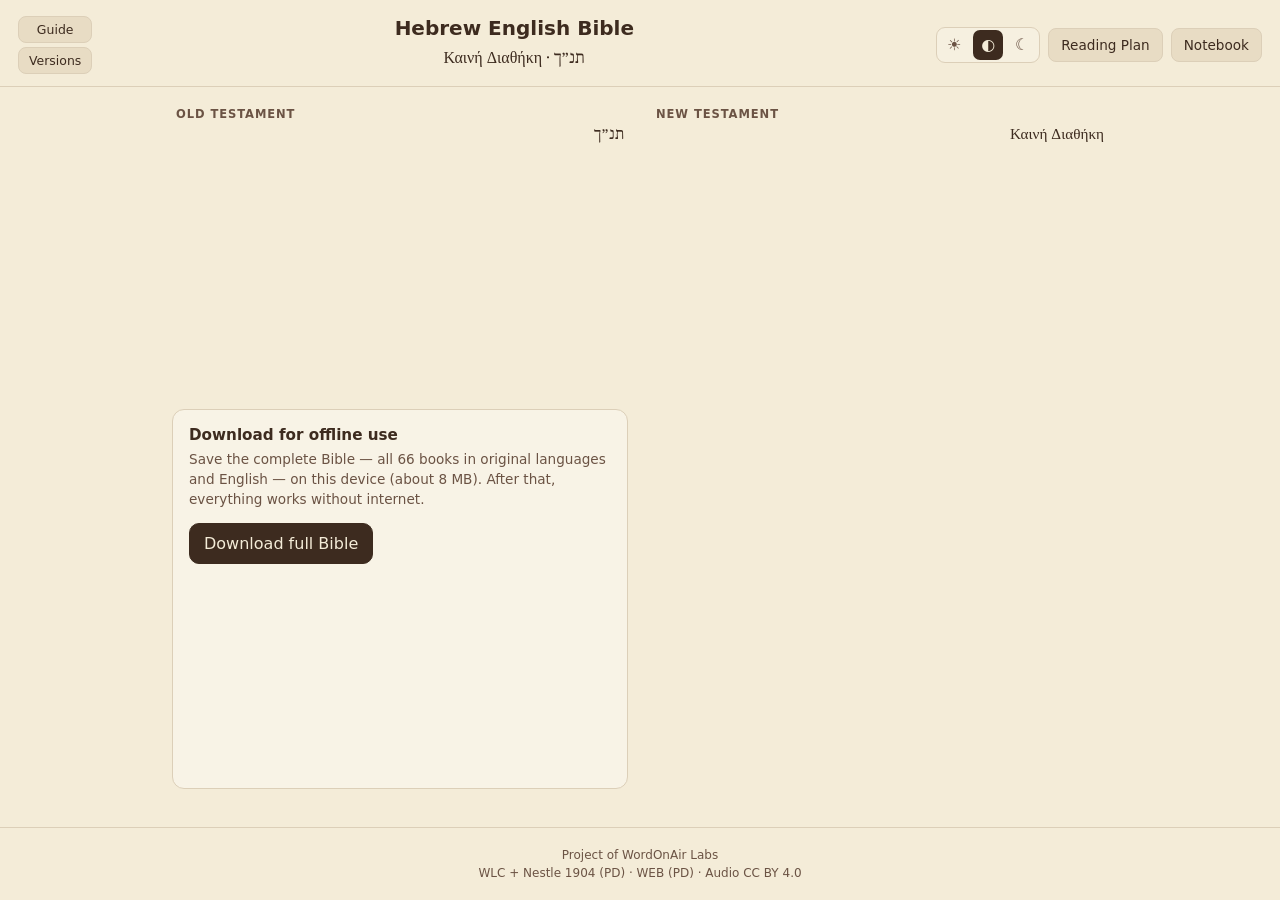
<file: index.html>
<!DOCTYPE html>
<html lang="en">
<head>
  <meta charset="UTF-8">
  <meta name="viewport" content="width=device-width, initial-scale=1.0, viewport-fit=cover">
  <meta name="theme-color" content="#f4ecd8">
  <meta name="description" content="Hebrew/Greek original Bible with Roman transliteration and World English Bible — word learning and verse audio">
  <title>Hebrew English Bible</title>
  <link rel="manifest" href="manifest.json">
  <link rel="icon" href="icons/icon-192.png" type="image/png">
  <link rel="apple-touch-icon" href="icons/icon-192.png">
  <link rel="preconnect" href="https://fonts.googleapis.com">
  <link rel="preconnect" href="https://fonts.gstatic.com" crossorigin>
  <link href="https://fonts.googleapis.com/css2?family=Merriweather:ital,wght@0,400;0,700;1,400&family=Noto+Serif+Hebrew:wght@400;700&family=Noto+Serif:ital,wght@0,400;0,700;1,400&display=swap" rel="stylesheet">
  <link rel="stylesheet" href="css/tokens.css">
  <link rel="stylesheet" href="css/app.css">
  <link rel="stylesheet" href="css/reader.css">
  <link rel="stylesheet" href="css/plan.css">
</head>
<body>
  <div id="global-loader" class="global-loader" hidden>Loading…</div>
  <p id="global-error" class="global-error" role="alert" hidden></p>

  <div class="screen" data-screen="library">
    <header class="top-bar top-bar--library">
      <div class="top-bar__leading">
        <button type="button" id="btn-guide" class="icon-btn" aria-label="How to use this app">Guide</button>
        <button type="button" id="btn-about" class="icon-btn" aria-label="About the Bible versions">Versions</button>
      </div>
      <div class="top-bar__center">
        <h1 class="app-title">Hebrew English Bible</h1>
        <p class="app-subtitle app-subtitle--original" dir="rtl" lang="he">תנ״ך · Καινή Διαθήκη</p>
      </div>
      <div class="top-bar__actions">
        <div class="theme-quick" role="group" aria-label="Display theme">
          <button type="button" class="theme-icon-btn" data-theme-quick="day" aria-label="Day theme" title="Day">☀</button>
          <button type="button" class="theme-icon-btn" data-theme-quick="sepia" aria-label="Sepia theme" title="Sepia">◐</button>
          <button type="button" class="theme-icon-btn" data-theme-quick="night" aria-label="Night theme" title="Night">☾</button>
        </div>
        <button type="button" id="btn-plan" class="icon-btn">Reading Plan</button>
        <button type="button" id="btn-notebook" class="icon-btn">Notebook</button>
      </div>
    </header>
    <main id="library-list" class="library-list"></main>
    <footer class="site-footer">
      <p>Project of WordOnAir Labs</p>
      <p class="legal">WLC + Nestle 1904 (PD) · WEB (PD) · Audio CC BY 4.0</p>
    </footer>
  </div>

  <div class="screen" data-screen="chapters" hidden>
    <header class="top-bar">
      <button type="button" id="btn-back-library" class="back-btn">← Books</button>
      <div class="top-bar__center">
        <h2 id="chapter-title" class="chapter-title"></h2>
        <p id="chapter-subtitle" class="chapter-subtitle"></p>
      </div>
      <button type="button" class="aa-btn btn-open-settings" aria-label="Reading settings">Aa</button>
    </header>
    <div id="chapter-audio-bar" class="chapter-audio-bar"></div>
    <main id="chapter-grid" class="chapter-grid"></main>
  </div>

  <div class="screen" data-screen="plan" hidden>
    <header class="top-bar">
      <button type="button" id="btn-back-plan-home" class="back-btn">← Home</button>
      <div class="top-bar__center">
        <h2 class="chapter-title">Daily Reading Plan</h2>
        <p class="chapter-subtitle">Book of Common Prayer · 814 days</p>
      </div>
      <button type="button" class="aa-btn btn-open-settings" aria-label="Display theme">Aa</button>
    </header>
    <main id="plan-dashboard" class="plan-dashboard"></main>
  </div>

  <div class="screen" data-screen="plan-day" hidden>
    <header class="top-bar">
      <button type="button" id="btn-back-plan" class="back-btn">← Plan</button>
      <div class="top-bar__center">
        <h2 id="plan-day-title" class="chapter-title"></h2>
        <p id="plan-day-subtitle" class="chapter-subtitle"></p>
      </div>
    </header>
    <main id="plan-day-content" class="plan-day-content"></main>
  </div>

  <div class="screen screen--reader" data-screen="reader" hidden data-book-id="">
    <header class="reader-bar">
      <button type="button" id="btn-back-chapters" class="back-btn">←</button>
      <div class="reader-bar__titles">
        <div id="reader-header-en" class="reader-bar__en"></div>
        <div id="reader-header-orig" class="reader-bar__orig" dir="rtl" lang="he"></div>
      </div>
      <button type="button" id="btn-aa" class="aa-btn btn-open-settings" aria-label="Reading settings">Aa</button>
    </header>

    <div id="reader-shell" class="reader-shell">
      <div id="measure-host" class="measure-host" aria-hidden="true">
        <div id="measure" class="measure-column"></div>
      </div>
      <div class="reader-viewport">
        <div id="page-track" class="page-track"></div>
      </div>
      <button type="button" id="btn-prev-page" class="page-nav page-nav--prev" aria-label="Previous page">‹</button>
      <button type="button" id="btn-next-page" class="page-nav page-nav--next" aria-label="Next page">›</button>
    </div>

    <footer id="reader-footer" class="reader-footer"></footer>
  </div>

  <div class="screen" data-screen="notebook" hidden>
    <header class="top-bar">
      <button type="button" id="btn-back-home" class="back-btn">← Home</button>
      <div class="top-bar__center">
        <h2 class="chapter-title">My Notebook</h2>
      </div>
      <button type="button" class="aa-btn btn-open-settings" aria-label="Reading settings">Aa</button>
    </header>
    <main id="notebook-list" class="notebook-list"></main>
  </div>

  <div id="aa-sheet" class="aa-sheet" hidden>
    <div class="aa-sheet__header">
      <h2 id="aa-sheet-title">Reading settings</h2>
      <button type="button" id="btn-close-aa" class="icon-btn">Close</button>
    </div>
    <p class="aa-label">Theme</p>
    <div class="aa-btn-row">
      <button type="button" data-theme-btn="day" class="chip">Day</button>
      <button type="button" data-theme-btn="sepia" class="chip active">Sepia</button>
      <button type="button" data-theme-btn="night" class="chip">Night</button>
    </div>
    <div id="aa-reader-only" class="aa-reader-only">
      <label class="aa-row">
        <span>Font size</span>
        <span id="font-size-label">17px</span>
      </label>
      <input type="range" id="font-size" min="14" max="26" step="1" value="17">
      <p class="aa-label">Margins</p>
      <div class="aa-btn-row">
        <button type="button" data-margin-btn="tight" class="chip">Tight</button>
        <button type="button" data-margin-btn="medium" class="chip active">Medium</button>
        <button type="button" data-margin-btn="wide" class="chip">Wide</button>
      </div>
      <label class="aa-row aa-row--toggle">
        <span>Justified English</span>
        <input type="checkbox" id="justify-toggle" checked>
      </label>
      <label class="aa-row aa-row--toggle">
        <span>Learn words only</span>
        <input type="checkbox" id="learn-words-toggle">
      </label>
    </div>
  </div>

  <div id="about-sheet" class="about-sheet" hidden>
    <div class="about-sheet__header">
      <h2>About the Bible versions</h2>
      <button type="button" id="btn-close-about" class="icon-btn">Close</button>
    </div>
    <div id="about-content" class="about-sheet__body"></div>
  </div>

  <div id="guide-sheet" class="about-sheet" hidden>
    <div class="about-sheet__header">
      <h2>How to use this app</h2>
      <button type="button" id="btn-close-guide" class="icon-btn">Close</button>
    </div>
    <div id="guide-content" class="about-sheet__body"></div>
  </div>

  <script type="module" src="js/app.js"></script>
</body>
</html>
</file>
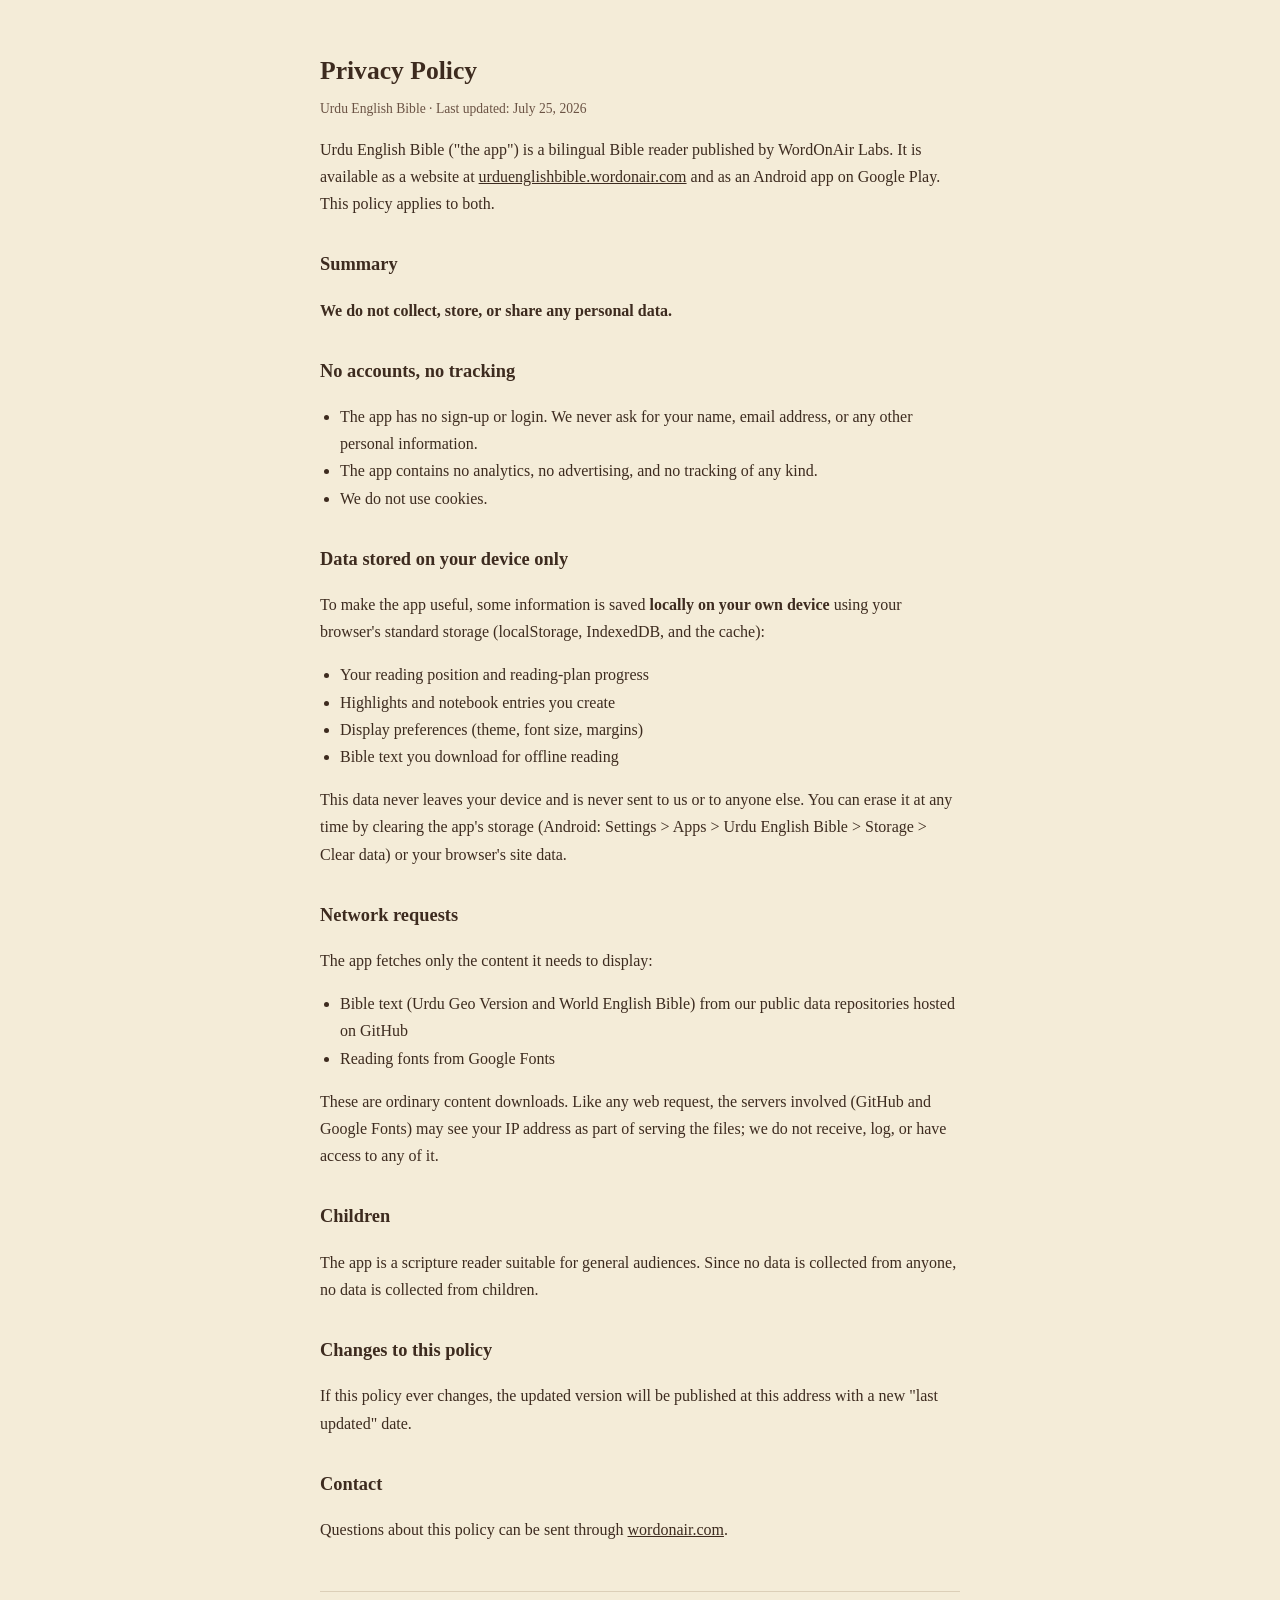
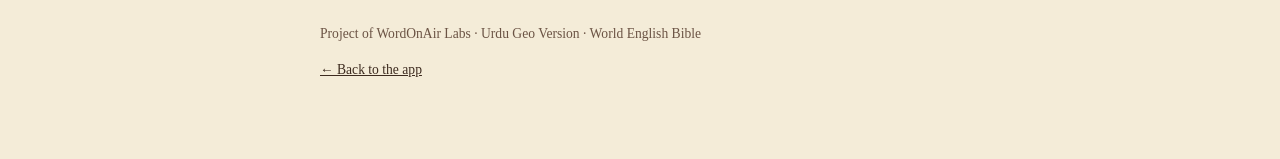
<file: privacy.html>
<!DOCTYPE html>
<html lang="en">
<head>
  <meta charset="UTF-8">
  <meta name="viewport" content="width=device-width, initial-scale=1.0">
  <meta name="theme-color" content="#f4ecd8">
  <title>Privacy Policy · Urdu English Bible</title>
  <style>
    :root {
      --bg: #f4ecd8;
      --text: #3d2b1f;
      --text-muted: #6b5344;
      --border: #dccfb8;
    }
    * { box-sizing: border-box; }
    body {
      margin: 0;
      background: var(--bg);
      color: var(--text);
      font-family: "Merriweather", Georgia, "Times New Roman", serif;
      line-height: 1.7;
    }
    main {
      max-width: 680px;
      margin: 0 auto;
      padding: 32px 20px 64px;
    }
    h1 { font-size: 1.6rem; margin-bottom: 0.25rem; }
    h2 { font-size: 1.15rem; margin-top: 2rem; }
    .updated { color: var(--text-muted); font-size: 0.85rem; margin-top: 0; }
    ul { padding-left: 1.25rem; }
    a { color: var(--text); }
    footer {
      margin-top: 3rem;
      padding-top: 1rem;
      border-top: 1px solid var(--border);
      color: var(--text-muted);
      font-size: 0.85rem;
    }
  </style>
</head>
<body>
  <main>
    <h1>Privacy Policy</h1>
    <p class="updated">Urdu English Bible · Last updated: July 25, 2026</p>

    <p>
      Urdu English Bible ("the app") is a bilingual Bible reader published by
      WordOnAir Labs. It is available as a website at
      <a href="https://urduenglishbible.wordonair.com/">urduenglishbible.wordonair.com</a>
      and as an Android app on Google Play. This policy applies to both.
    </p>

    <h2>Summary</h2>
    <p><strong>We do not collect, store, or share any personal data.</strong></p>

    <h2>No accounts, no tracking</h2>
    <ul>
      <li>The app has no sign-up or login. We never ask for your name, email address, or any other personal information.</li>
      <li>The app contains no analytics, no advertising, and no tracking of any kind.</li>
      <li>We do not use cookies.</li>
    </ul>

    <h2>Data stored on your device only</h2>
    <p>
      To make the app useful, some information is saved <strong>locally on your own
      device</strong> using your browser's standard storage (localStorage, IndexedDB,
      and the cache):
    </p>
    <ul>
      <li>Your reading position and reading-plan progress</li>
      <li>Highlights and notebook entries you create</li>
      <li>Display preferences (theme, font size, margins)</li>
      <li>Bible text you download for offline reading</li>
    </ul>
    <p>
      This data never leaves your device and is never sent to us or to anyone else.
      You can erase it at any time by clearing the app's storage (Android:
      Settings &gt; Apps &gt; Urdu English Bible &gt; Storage &gt; Clear data) or your
      browser's site data.
    </p>

    <h2>Network requests</h2>
    <p>The app fetches only the content it needs to display:</p>
    <ul>
      <li>Bible text (Urdu Geo Version and World English Bible) from our public data repositories hosted on GitHub</li>
      <li>Reading fonts from Google Fonts</li>
    </ul>
    <p>
      These are ordinary content downloads. Like any web request, the servers involved
      (GitHub and Google Fonts) may see your IP address as part of serving the files;
      we do not receive, log, or have access to any of it.
    </p>

    <h2>Children</h2>
    <p>
      The app is a scripture reader suitable for general audiences. Since no data is
      collected from anyone, no data is collected from children.
    </p>

    <h2>Changes to this policy</h2>
    <p>
      If this policy ever changes, the updated version will be published at this
      address with a new "last updated" date.
    </p>

    <h2>Contact</h2>
    <p>
      Questions about this policy can be sent through
      <a href="https://wordonair.com/">wordonair.com</a>.
    </p>

    <footer>
      <p>Project of WordOnAir Labs · Urdu Geo Version · World English Bible</p>
      <p><a href="./index.html">← Back to the app</a></p>
    </footer>
  </main>
</body>
</html>
</file>
<file: css/tokens.css>
:root {
  --reader-font-size: 17px;
  --reader-line-height: 1.6;
  --reader-margin: 18px;
  --font-english: "Merriweather", Georgia, "Times New Roman", serif;
  --font-hebrew: "Noto Serif Hebrew", "Times New Roman", serif;
  --font-greek: "Noto Serif", Georgia, "Times New Roman", serif;
  --font-roman: Georgia, "Times New Roman", serif;
}

html[data-theme="day"] {
  --bg: #fafafa;
  --text: #2b2b2b;
  --text-muted: #5c5c5c;
  --bar-bg: #fafafa;
  --bar-border: #e0e0e0;
  --chip-bg: #efefef;
  --chip-active: #2b2b2b;
  --chip-active-text: #fafafa;
  --footer-bg: #fafafa;
  --word-key: #8b5a2b;
}

html[data-theme="sepia"] {
  --bg: #f4ecd8;
  --text: #3d2b1f;
  --text-muted: #6b5344;
  --bar-bg: #f4ecd8;
  --bar-border: #dccfb8;
  --chip-bg: #e8dcc4;
  --chip-active: #3d2b1f;
  --chip-active-text: #f4ecd8;
  --footer-bg: #f4ecd8;
  --word-key: #7a4a1f;
}

html[data-theme="night"] {
  --bg: #1a1a1a;
  --text: #e8e6e3;
  --text-muted: #a8a6a3;
  --bar-bg: #1a1a1a;
  --bar-border: #333;
  --chip-bg: #2a2a2a;
  --chip-active: #e8e6e3;
  --chip-active-text: #1a1a1a;
  --footer-bg: #1a1a1a;
  --word-key: #d4a574;
}
</file>
<file: css/app.css>
*,
*::before,
*::after {
  box-sizing: border-box;
}

html,
body {
  margin: 0;
  min-height: 100%;
  font-family: system-ui, -apple-system, "Segoe UI", sans-serif;
  background: var(--bg, #f4ecd8);
  color: var(--text, #3d2b1f);
}

body[data-screen="reader"] {
  overflow: hidden;
  height: 100dvh;
}

.screen {
  min-height: 100dvh;
  display: flex;
  flex-direction: column;
}

.screen[hidden] {
  display: none !important;
}

.global-loader {
  position: fixed;
  inset: 0;
  display: grid;
  place-items: center;
  background: rgba(0, 0, 0, 0.25);
  z-index: 100;
  color: #fff;
}

.global-loader[hidden] {
  display: none;
}

.global-error {
  position: fixed;
  top: 0;
  left: 0;
  right: 0;
  margin: 0;
  padding: 10px 16px;
  background: #8b1e1e;
  color: #fff;
  z-index: 101;
  font-size: 14px;
}

.global-error[hidden] {
  display: none;
}

.top-bar {
  display: flex;
  align-items: center;
  justify-content: space-between;
  gap: 12px;
  padding: 16px 18px 12px;
  border-bottom: 1px solid var(--bar-border, #dccfb8);
  background: var(--bar-bg);
}

.top-bar--library {
  align-items: center;
}

.top-bar__center {
  flex: 1;
  text-align: center;
  min-width: 0;
}

.app-title {
  margin: 0;
  font-size: 1.25rem;
  font-weight: 600;
}

.app-subtitle {
  margin: 4px 0 0;
  font-size: 0.85rem;
  color: var(--text-muted);
}

.app-subtitle--original {
  font-family: var(--font-hebrew);
  font-size: 1rem;
  color: var(--text);
  line-height: 1.9;
}

/* Phones: give the title its own full-width row so it never overlaps the buttons */
@media (max-width: 640px) {
  .top-bar--library {
    flex-wrap: wrap;
    row-gap: 10px;
    justify-content: center;
    padding-bottom: 14px;
  }

  .top-bar--library .top-bar__center {
    order: -1;
    flex: 1 1 100%;
  }

  .top-bar--library .top-bar__leading {
    flex-direction: row;
    gap: 6px;
  }

  .top-bar--library .top-bar__actions {
    flex-wrap: wrap;
    justify-content: center;
    row-gap: 6px;
  }
}

.icon-btn,
.back-btn,
.chip {
  font: inherit;
  cursor: pointer;
  border: 1px solid var(--bar-border);
  background: var(--chip-bg);
  color: var(--text);
  border-radius: 8px;
}

.icon-btn,
.back-btn {
  padding: 8px 12px;
  font-size: 0.85rem;
}

.library-list {
  flex: 1;
  padding: 8px 12px 24px;
  overflow: auto;
}

.testament-section {
  margin-bottom: 20px;
}

.section-heading {
  margin: 12px 4px 10px;
}

.section-label {
  margin: 0;
  font-size: 0.72rem;
  letter-spacing: 0.08em;
  text-transform: uppercase;
  color: var(--text-muted);
}

.section-label-original {
  margin: 4px 0 0;
  font-family: var(--font-hebrew);
  font-size: 0.95rem;
  color: var(--text);
  text-align: right;
}

.book-grid {
  display: grid;
  grid-template-columns: repeat(2, minmax(0, 1fr));
  gap: 8px;
}

.book-cell {
  display: flex;
  flex-direction: column;
  align-items: stretch;
  width: 100%;
  min-height: 64px;
  text-align: left;
  padding: 10px 12px;
  border: 1px solid var(--bar-border);
  border-radius: 10px;
  background: rgba(255, 255, 255, 0.35);
  cursor: pointer;
}

html[data-theme="night"] .book-cell {
  background: rgba(255, 255, 255, 0.04);
}

.book-cell__english {
  font-size: 0.82rem;
  font-weight: 600;
  line-height: 1.25;
}

.book-cell__original {
  margin-top: 4px;
  font-family: var(--font-hebrew);
  font-size: 0.78rem;
  color: var(--text-muted);
  text-align: right;
  line-height: 1.35;
}

.book-row {
  display: flex;
  flex-direction: column;
  align-items: stretch;
  width: 100%;
  text-align: left;
  padding: 12px 14px;
  margin-bottom: 6px;
  border: 1px solid var(--bar-border);
  border-radius: 10px;
  background: rgba(255, 255, 255, 0.35);
  cursor: pointer;
}

html[data-theme="night"] .book-row {
  background: rgba(255, 255, 255, 0.04);
}

.book-row__english {
  font-size: 0.95rem;
  font-weight: 600;
}

.book-row__urdu {
  margin-top: 4px;
  font-family: var(--font-hebrew);
  font-size: 0.9rem;
  color: var(--text-muted);
  text-align: right;
}

.chapter-title {
  margin: 0;
  font-size: 1rem;
  font-weight: 600;
}

.chapter-subtitle {
  margin: 4px 0 0;
  font-size: 0.8rem;
  color: var(--text-muted);
}

.top-bar__actions {
  display: flex;
  align-items: center;
  gap: 8px;
  flex-shrink: 0;
}

.top-bar__leading {
  display: flex;
  flex-direction: column;
  gap: 4px;
  flex-shrink: 0;
}

.top-bar__leading .icon-btn {
  padding: 5px 10px;
  font-size: 0.78rem;
}

.theme-quick {
  display: flex;
  align-items: center;
  gap: 4px;
  padding: 2px;
  border: 1px solid var(--bar-border);
  border-radius: 9px;
  background: rgba(255, 255, 255, 0.2);
}

html[data-theme="night"] .theme-quick {
  background: rgba(255, 255, 255, 0.04);
}

.theme-icon-btn {
  font: inherit;
  width: 30px;
  height: 30px;
  padding: 0;
  border: none;
  border-radius: 7px;
  background: transparent;
  color: var(--text-muted);
  cursor: pointer;
  font-size: 1rem;
  line-height: 1;
  display: grid;
  place-items: center;
}

.theme-icon-btn.active {
  background: var(--chip-active);
  color: var(--chip-active-text);
}

.theme-icon-btn:not(.active):hover {
  color: var(--text);
}

.aa-btn {
  font: inherit;
  font-weight: 700;
  padding: 6px 10px;
  border-radius: 8px;
  border: 1px solid var(--bar-border);
  background: transparent;
  color: var(--text);
  cursor: pointer;
  flex-shrink: 0;
}

.chapter-grid {
  display: grid;
  grid-template-columns: repeat(6, minmax(0, 1fr));
  gap: 7px;
  padding: 12px 14px 20px;
  flex: 1;
  overflow: auto;
  align-content: start;
}

.chapter-cell {
  min-height: 42px;
  padding: 6px 4px;
  border: 1px solid var(--bar-border);
  border-radius: 8px;
  background: rgba(255, 255, 255, 0.35);
  font-size: 0.92rem;
  font-weight: 600;
  font-variant-numeric: tabular-nums;
  cursor: pointer;
  color: var(--text);
  display: flex;
  align-items: center;
  justify-content: center;
  line-height: 1;
}

html[data-theme="night"] .chapter-cell {
  background: rgba(255, 255, 255, 0.06);
}

.chapter-cell:active {
  transform: scale(0.97);
}

.notebook-list {
  padding: 16px;
  display: flex;
  flex-direction: column;
  gap: 12px;
}

.notebook-card {
  padding: 14px;
  border-radius: 10px;
  border: 1px solid var(--bar-border);
  border-left-width: 4px;
  background: rgba(255, 255, 255, 0.35);
  cursor: pointer;
}

html[data-theme="night"] .notebook-card {
  background: rgba(255, 255, 255, 0.04);
}

.notebook-card h3 {
  margin: 0 0 8px;
  font-size: 0.95rem;
}

.notebook-card__header {
  display: flex;
  align-items: flex-start;
  justify-content: space-between;
  gap: 8px;
}

.notebook-delete {
  flex-shrink: 0;
  font: inherit;
  width: 28px;
  height: 28px;
  padding: 0;
  border: 1px solid var(--bar-border);
  border-radius: 7px;
  background: transparent;
  color: var(--text-muted);
  cursor: pointer;
  font-size: 0.8rem;
  line-height: 1;
  display: grid;
  place-items: center;
}

.notebook-delete:hover {
  color: #a03030;
  border-color: rgba(160, 48, 48, 0.4);
}

html[data-theme="night"] .notebook-delete:hover {
  color: #e08585;
  border-color: rgba(224, 133, 133, 0.4);
}

.notebook-clear-btn {
  align-self: center;
  margin-top: 8px;
}

.notebook-original {
  margin: 0 0 6px;
  font-family: var(--font-hebrew);
  font-size: 0.9rem;
  line-height: 1.7;
}

.notebook-en {
  margin: 0;
  font-family: var(--font-english);
  font-size: 0.85rem;
  line-height: 1.5;
  color: var(--text-muted);
}

.notebook-note {
  margin: 8px 0 0;
  font-size: 0.8rem;
  color: var(--text-muted);
}

.empty-note {
  color: var(--text-muted);
  font-size: 0.9rem;
  line-height: 1.5;
}

.site-footer {
  padding: 16px;
  text-align: center;
  font-size: 0.75rem;
  color: var(--text-muted);
  border-top: 1px solid var(--bar-border);
}

.site-footer p {
  margin: 4px 0;
}

.aa-sheet {
  position: fixed;
  left: 0;
  right: 0;
  bottom: 0;
  max-height: 70dvh;
  overflow: auto;
  padding: 16px 18px 28px;
  background: var(--bar-bg);
  border-top: 1px solid var(--bar-border);
  border-radius: 16px 16px 0 0;
  z-index: 55;
}

.aa-sheet[hidden] {
  display: none;
}

.about-sheet {
  position: fixed;
  left: 0;
  right: 0;
  bottom: 0;
  max-height: 85dvh;
  overflow: auto;
  padding: 16px 18px 28px;
  background: var(--bar-bg);
  border-top: 1px solid var(--bar-border);
  border-radius: 16px 16px 0 0;
  z-index: 60;
}

.about-sheet[hidden] {
  display: none;
}

.about-sheet__header {
  display: flex;
  justify-content: space-between;
  align-items: center;
  margin-bottom: 12px;
}

.about-sheet__header h2 {
  margin: 0;
  font-size: 1rem;
}

.about-sheet__body {
  display: flex;
  flex-direction: column;
  gap: 20px;
}

.about-block h3 {
  margin: 0 0 4px;
  font-size: 1rem;
}

.about-block__original-title {
  margin: 0 0 6px;
  font-family: var(--font-hebrew);
  font-size: 0.95rem;
}

.about-meta {
  margin: 0 0 10px;
  font-size: 0.78rem;
  color: var(--text-muted);
}

.about-block ul {
  margin: 0 0 10px;
  padding-left: 1.1rem;
  font-size: 0.85rem;
  line-height: 1.55;
}

.about-block li + li {
  margin-top: 6px;
}

.about-link {
  font-size: 0.85rem;
  color: var(--text);
}

.aa-reader-only[hidden] {
  display: none;
}

.aa-reader-only {
  margin-top: 4px;
}

.aa-sheet__header {
  display: flex;
  justify-content: space-between;
  align-items: center;
  margin-bottom: 12px;
}

.aa-sheet__header h2 {
  margin: 0;
  font-size: 1rem;
}

.aa-row {
  display: flex;
  justify-content: space-between;
  margin: 8px 0;
  font-size: 0.9rem;
}

.aa-label {
  margin: 14px 0 8px;
  font-size: 0.8rem;
  color: var(--text-muted);
}

.aa-btn-row {
  display: flex;
  gap: 8px;
  flex-wrap: wrap;
}

.chip {
  padding: 8px 14px;
  font-size: 0.85rem;
}

.chip.active {
  background: var(--chip-active);
  color: var(--chip-active-text);
  border-color: var(--chip-active);
}

input[type="range"] {
  width: 100%;
}

.aa-row--toggle input {
  width: 18px;
  height: 18px;
}

@media (min-width: 768px) {
  .library-list,
  .chapter-grid,
  .notebook-list,
  .about-sheet,
  .aa-sheet {
    max-width: 720px;
    margin-left: auto;
    margin-right: auto;
    width: 100%;
  }

  .chapter-grid {
    grid-template-columns: repeat(8, minmax(0, 1fr));
    max-width: 560px;
    gap: 8px;
    padding-top: 14px;
  }

  .book-grid {
    grid-template-columns: repeat(3, minmax(0, 1fr));
  }
}

@media (max-width: 360px) {
  .chapter-grid {
    grid-template-columns: repeat(5, minmax(0, 1fr));
  }
}

@media (min-width: 1024px) {
  .library-list {
    display: grid;
    grid-template-columns: 1fr 1fr;
    gap: 20px 24px;
    max-width: 960px;
  }

  .book-grid {
    grid-template-columns: repeat(2, minmax(0, 1fr));
  }
}
</file>
<file: css/reader.css>
.screen--reader {
  height: 100dvh;
  background: var(--bg);
  color: var(--text);
}

.reader-bar {
  display: flex;
  align-items: center;
  gap: 10px;
  padding: 10px 12px;
  border-bottom: 1px solid var(--bar-border);
  background: var(--bar-bg);
  flex-shrink: 0;
}

.reader-bar__titles {
  flex: 1;
  min-width: 0;
}

.reader-bar__en {
  font-size: 0.9rem;
  font-weight: 600;
}

.reader-bar__orig {
  font-family: var(--font-hebrew);
  font-size: 0.85rem;
  color: var(--text-muted);
  margin-top: 2px;
}

.reader-bar__orig--greek {
  font-family: var(--font-greek);
  direction: ltr;
  text-align: left;
}

.reader-shell {
  position: relative;
  flex: 1;
  min-height: 0;
  overflow: hidden;
}

.reader-shell--changing .reader-viewport {
  opacity: 0.35;
}

.measure-host {
  position: absolute;
  left: -9999px;
  top: 0;
  width: 100%;
  max-width: 100%;
  height: 100%;
  visibility: hidden;
  pointer-events: none;
  overflow: hidden;
}

.measure-column {
  width: 100%;
  height: 100%;
  overflow: hidden;
}

.reader-page-inner {
  padding: var(--reader-margin);
  width: 100%;
  box-sizing: border-box;
}

.reader-viewport {
  height: 100%;
  overflow: hidden;
  transition: opacity 0.22s ease;
}

.page-track {
  display: flex;
  height: 100%;
  width: 100%;
  transition: transform 0.28s ease;
  will-change: transform;
}

.reader-page {
  flex: 0 0 100%;
  width: 100%;
  height: 100%;
  overflow: hidden;
}

.verse-pair {
  margin-bottom: calc(var(--reader-font-size) * 0.9);
  padding: 4px 0;
  border-radius: 4px;
}

.verse-pair--highlighted {
  background: var(--highlight, rgba(255, 214, 102, 0.45));
}

.verse-pair--partial {
  opacity: 0.92;
}

.verse-num {
  font-size: 0.65rem;
  color: var(--text-muted);
  margin-bottom: 4px;
  letter-spacing: 0.04em;
}

.verse-original {
  margin: 0 0 6px;
  font-family: var(--font-hebrew);
  font-size: var(--reader-font-size);
  line-height: var(--reader-line-height);
  text-align: right;
  direction: rtl;
}

.verse-original--greek {
  font-family: var(--font-greek);
  text-align: left;
  direction: ltr;
}

.verse-roman {
  margin: 0 0 10px;
  font-family: var(--font-roman);
  font-size: calc(var(--reader-font-size) * 0.82);
  line-height: 1.45;
  color: var(--text-muted);
  font-style: italic;
}

.verse-english {
  margin: 0;
  font-family: var(--font-english);
  font-size: var(--reader-font-size);
  line-height: var(--reader-line-height);
}

.text-justified .verse-english {
  text-align: justify;
}

.word {
  cursor: pointer;
  border-radius: 2px;
}

.word--key {
  text-decoration: underline;
  text-decoration-color: var(--word-key);
  text-underline-offset: 3px;
}

.word--active,
.roman-token--key.word--active {
  background: var(--word-key);
  color: var(--bg);
}

.roman-token--key {
  text-decoration: underline;
  text-decoration-color: var(--word-key);
  text-underline-offset: 2px;
}

.reader-footer {
  flex-shrink: 0;
  padding: 8px 12px 12px;
  font-size: 0.65rem;
  text-align: center;
  color: var(--text-muted);
  border-top: 1px solid var(--bar-border);
  background: var(--footer-bg);
  line-height: 1.4;
}

.reader-footer__audio {
  margin-top: 4px;
}

.reader-footer__audio-btn {
  font: inherit;
  font-size: 0.75rem;
  padding: 4px 10px;
  border-radius: 6px;
  border: 1px solid var(--bar-border);
  background: var(--chip-bg);
  color: var(--text);
  cursor: pointer;
}

.page-nav {
  position: absolute;
  top: 50%;
  transform: translateY(-50%);
  border: none;
  background: transparent;
  color: var(--text-muted);
  font-size: 1.75rem;
  padding: 8px 12px;
  cursor: pointer;
  opacity: 0.35;
}

.page-nav:disabled {
  cursor: default;
  pointer-events: none;
}

.page-nav:not(:disabled):hover {
  opacity: 0.8;
}

.page-nav--prev {
  left: 0;
}

.page-nav--next {
  right: 0;
}

.word-learn-panel {
  position: fixed;
  left: 12px;
  right: 12px;
  bottom: 12px;
  max-width: 420px;
  margin: 0 auto;
  padding: 14px 16px;
  background: var(--bg);
  border: 1px solid var(--bar-border);
  border-radius: 12px;
  z-index: 90;
  box-shadow: 0 8px 32px rgba(0, 0, 0, 0.18);
}

.word-learn-panel[hidden] {
  display: none;
}

.word-learn-panel__header {
  display: flex;
  justify-content: space-between;
  align-items: center;
  margin-bottom: 8px;
}

.word-learn-panel__ref {
  font-size: 0.75rem;
  color: var(--text-muted);
}

.word-learn-panel__close {
  border: none;
  background: transparent;
  font-size: 1.25rem;
  cursor: pointer;
  color: var(--text-muted);
}

.word-learn-panel__original {
  font-family: var(--font-hebrew);
  font-size: 1.35rem;
  text-align: center;
  margin: 0 0 6px;
}

.word-learn-panel__roman {
  font-style: italic;
  text-align: center;
  color: var(--text-muted);
  margin: 0 0 8px;
}

.word-learn-panel__gloss {
  font-weight: 600;
  margin: 0 0 4px;
}

.word-learn-panel__strongs {
  font-size: 0.8rem;
  color: var(--text-muted);
  margin: 0 0 10px;
}

.word-learn-panel__credit {
  font-size: 0.65rem;
  color: var(--text-muted);
  text-align: center;
  margin: 8px 0 0;
}

.chapter-audio-bar {
  padding: 0 16px 12px;
}

@media (min-width: 768px) {
  .reader-page,
  .measure-column {
    max-width: 680px;
    margin: 0 auto;
  }

  .measure-host {
    max-width: 680px;
    left: 50%;
    transform: translateX(-50%);
  }
}

@media (prefers-reduced-motion: reduce) {
  .page-track,
  .reader-viewport {
    transition: none;
  }
}
</file>
<file: css/plan.css>
.plan-dashboard,
.plan-day-content {
  flex: 1;
  overflow: auto;
  padding: 16px 14px 24px;
}

.plan-card {
  padding: 16px;
  margin-bottom: 14px;
  border: 1px solid var(--bar-border);
  border-radius: 12px;
  background: rgba(255, 255, 255, 0.35);
}

html[data-theme="night"] .plan-card {
  background: rgba(255, 255, 255, 0.04);
}

.plan-card h3 {
  margin: 0 0 6px;
  font-size: 1rem;
}

.plan-card p {
  margin: 0;
  color: var(--text-muted);
  font-size: 0.85rem;
  line-height: 1.45;
}

.plan-stats {
  display: grid;
  grid-template-columns: repeat(2, minmax(0, 1fr));
  gap: 10px;
  margin-bottom: 14px;
}

.plan-stat {
  padding: 14px 12px;
  border: 1px solid var(--bar-border);
  border-radius: 12px;
  background: rgba(255, 255, 255, 0.35);
  text-align: center;
}

html[data-theme="night"] .plan-stat {
  background: rgba(255, 255, 255, 0.04);
}

.plan-stat__value {
  display: block;
  font-size: 1.35rem;
  font-weight: 700;
  line-height: 1.2;
}

.plan-stat__label {
  display: block;
  margin-top: 4px;
  font-size: 0.75rem;
  color: var(--text-muted);
  text-transform: uppercase;
  letter-spacing: 0.06em;
}

.plan-progress {
  margin-top: 12px;
}

.plan-progress__bar {
  height: 8px;
  border-radius: 999px;
  background: rgba(0, 0, 0, 0.08);
  overflow: hidden;
}

html[data-theme="night"] .plan-progress__bar {
  background: rgba(255, 255, 255, 0.08);
}

.plan-progress__fill {
  height: 100%;
  border-radius: inherit;
  background: var(--chip-active);
  transition: width 0.25s ease;
}

.plan-progress__text {
  margin: 8px 0 0;
  font-size: 0.8rem;
  color: var(--text-muted);
}

.plan-actions {
  display: flex;
  gap: 8px;
  flex-wrap: wrap;
  margin-top: 14px;
}

.plan-btn {
  font: inherit;
  cursor: pointer;
  border: 1px solid var(--bar-border);
  border-radius: 10px;
  padding: 10px 14px;
  background: var(--chip-bg);
  color: var(--text);
}

.plan-btn--primary {
  background: var(--chip-active);
  color: var(--chip-active-text);
  border-color: var(--chip-active);
}

.plan-btn--danger {
  color: #a03030;
  border-color: rgba(160, 48, 48, 0.4);
  background: transparent;
}

html[data-theme="night"] .plan-btn--danger {
  color: #e08585;
  border-color: rgba(224, 133, 133, 0.4);
}

.plan-passage-list {
  display: flex;
  flex-direction: column;
  gap: 10px;
}

.plan-passage-card {
  width: 100%;
  text-align: left;
  padding: 14px;
  border: 1px solid var(--bar-border);
  border-radius: 12px;
  background: rgba(255, 255, 255, 0.35);
  cursor: pointer;
  color: inherit;
}

html[data-theme="night"] .plan-passage-card {
  background: rgba(255, 255, 255, 0.04);
}

.plan-passage-card:active {
  transform: scale(0.99);
}

.plan-passage-card__title {
  display: block;
  font-size: 0.78rem;
  letter-spacing: 0.06em;
  text-transform: uppercase;
  color: var(--text-muted);
  margin-bottom: 6px;
}

.plan-passage-card__ref {
  display: block;
  font-size: 0.95rem;
  font-weight: 600;
  line-height: 1.35;
}

.plan-day-nav {
  display: flex;
  justify-content: space-between;
  gap: 8px;
  margin-top: 16px;
}

.plan-complete-btn {
  width: 100%;
  margin-top: 16px;
}

.plan-complete-btn:disabled {
  opacity: 0.55;
  cursor: default;
}

.offline-card {
  margin-top: 8px;
}

.offline-card h3 {
  font-size: 0.95rem;
}

.offline-card .plan-progress {
  margin-top: 10px;
}

@media (min-width: 768px) {
  .plan-dashboard,
  .plan-day-content {
    max-width: 640px;
    margin: 0 auto;
    width: 100%;
  }
}
</file>
